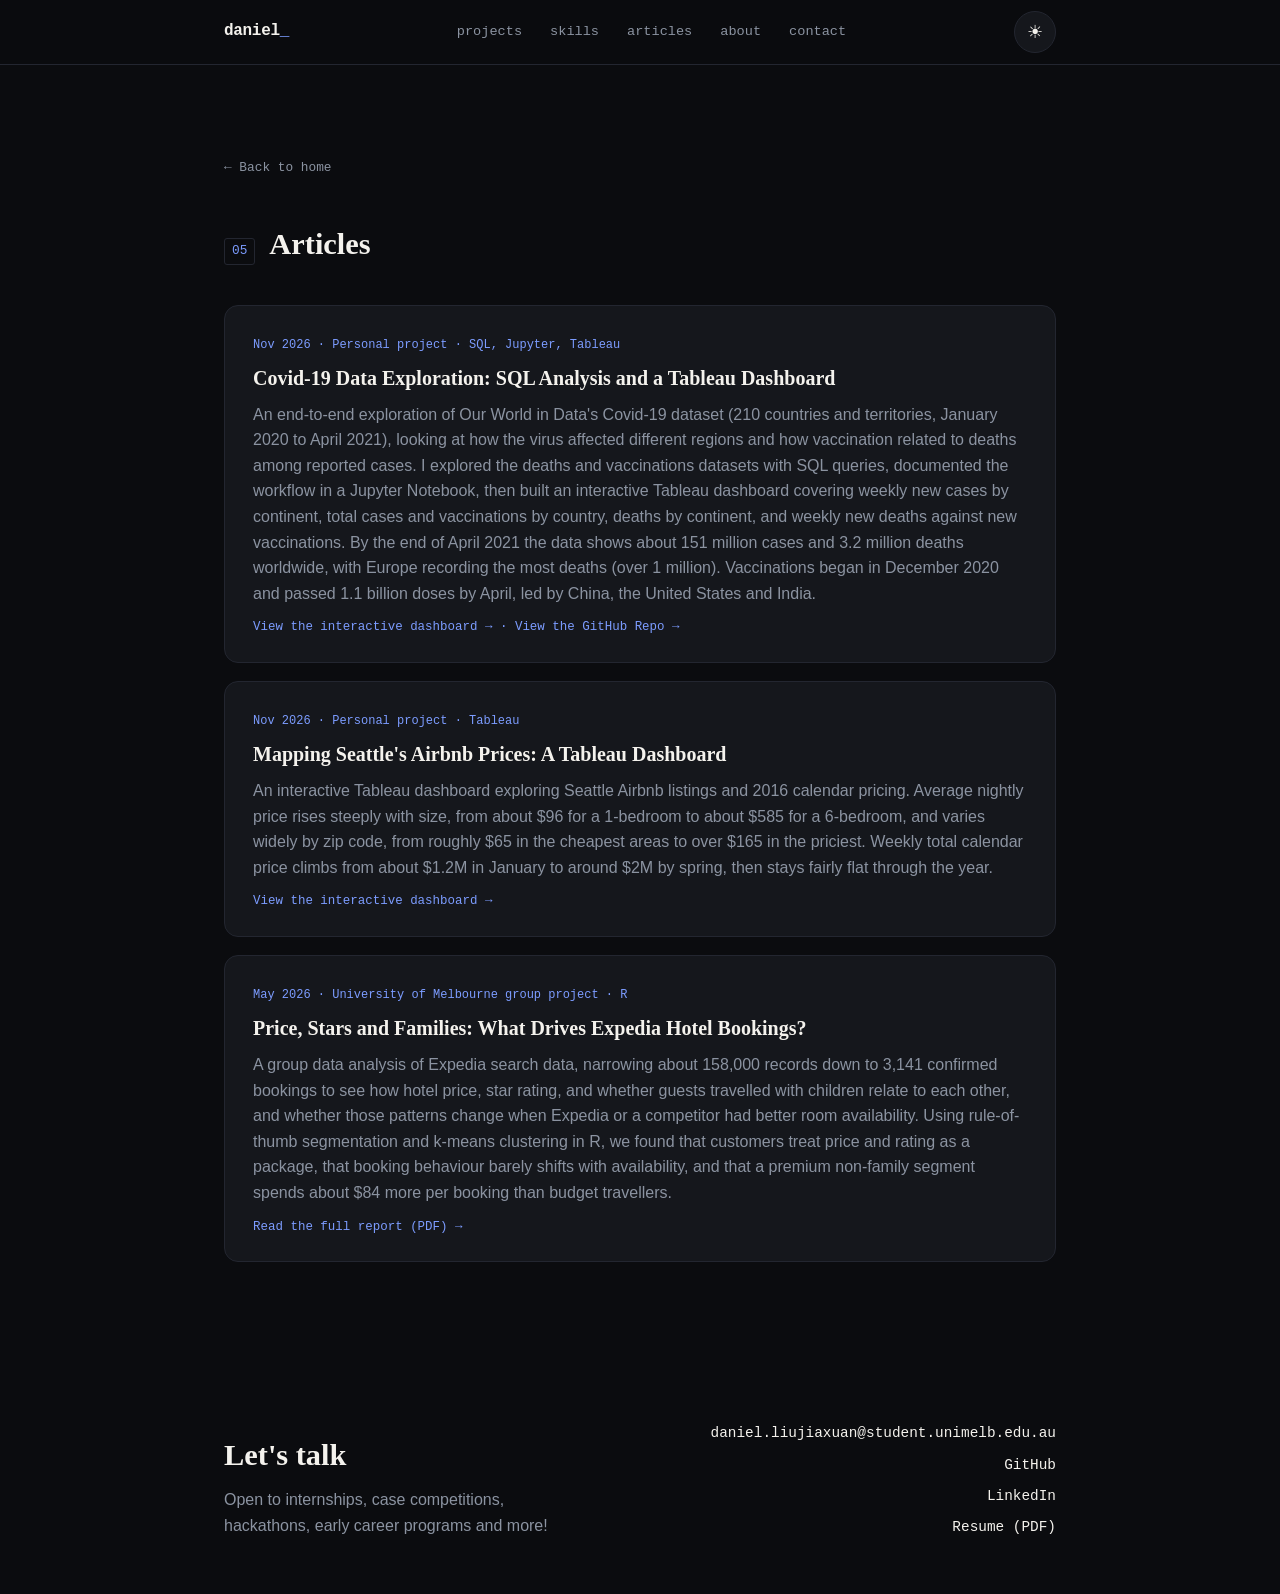
<file: articles.html>
<!DOCTYPE html>
<html lang="en" data-theme="dark">
<head>
<meta charset="UTF-8">
<meta name="viewport" content="width=device-width, initial-scale=1.0">
<title>Articles — Daniel</title>
<link rel="stylesheet" href="style.css">
</head>
<body>

  <header class="site-header">
    <div class="wrap header-inner">
      <a href="index.html" class="logo" style="text-decoration:none;">daniel<span class="cursor">_</span></a>
      <nav>
        <a href="index.html#projects">projects</a>
        <a href="index.html#skills">skills</a>
        <a href="articles.html">articles</a>
        <a href="index.html#about">about</a>
        <a href="index.html#contact">contact</a>
      </nav>
      <div class="header-controls">
        <button class="theme-toggle" id="themeToggle" aria-label="Toggle theme" title="Toggle dark/light mode">
          <span class="theme-icon"></span>
        </button>
      </div>
    </div>
  </header>

  <section class="articles" style="min-height:calc(100vh - 64px);">
    <div class="wrap">
      <a href="index.html" class="back-link">← Back to home</a>
      <div class="section-head">
        <span class="tag">05</span>
        <h2>Articles</h2>
      </div>
      <div class="article-list">
        <div class="article-item">
          <span class="article-meta">Nov 2026 · Personal project · SQL, Jupyter, Tableau</span>
          <h3>Covid-19 Data Exploration: SQL Analysis and a Tableau Dashboard</h3>
          <p>An end-to-end exploration of Our World in Data's Covid-19 dataset (210 countries and territories, January 2020 to April 2021), looking at how the virus affected different regions and how vaccination related to deaths among reported cases. I explored the deaths and vaccinations datasets with SQL queries, documented the workflow in a Jupyter Notebook, then built an interactive Tableau dashboard covering weekly new cases by continent, total cases and vaccinations by country, deaths by continent, and weekly new deaths against new vaccinations. By the end of April 2021 the data shows about 151 million cases and 3.2 million deaths worldwide, with Europe recording the most deaths (over 1 million). Vaccinations began in December 2020 and passed 1.1 billion doses by April, led by China, the United States and India.</p>
          <p class="article-credit"><a href="https://public.tableau.com/shared/MSW32BPZZ" target="_blank" rel="noopener">View the interactive dashboard →</a> · <a href="https://github.com/dani3ll1u3745-sudo/Covid19_Proj" target="_blank" rel="noopener">View the GitHub Repo →</a></p>
        </div>
        
        <a class="article-item" href="https://public.tableau.com/views/AirBNBFullProj_17956023558270/Dashboard1" target="_blank" rel="noopener">
          <span class="article-meta">Nov 2026 · Personal project · Tableau</span>
          <h3>Mapping Seattle's Airbnb Prices: A Tableau Dashboard</h3>
          <p>An interactive Tableau dashboard exploring Seattle Airbnb listings and 2016 calendar pricing. Average nightly price rises steeply with size, from about $96 for a 1-bedroom to about $585 for a 6-bedroom, and varies widely by zip code, from roughly $65 in the cheapest areas to over $165 in the priciest. Weekly total calendar price climbs from about $1.2M in January to around $2M by spring, then stays fairly flat through the year.</p>
          <p class="article-credit">View the interactive dashboard →</p>
        </a>
        
        <a class="article-item" href="assets/articles/expedia-booking-analysis.pdf" target="_blank" rel="noopener">
          <span class="article-meta">May 2026 · University of Melbourne group project · R</span>
          <h3>Price, Stars and Families: What Drives Expedia Hotel Bookings?</h3>
          <p>A group data analysis of Expedia search data, narrowing about 158,000 records down to 3,141 confirmed bookings to see how hotel price, star rating, and whether guests travelled with children relate to each other, and whether those patterns change when Expedia or a competitor had better room availability. Using rule-of-thumb segmentation and k-means clustering in R, we found that customers treat price and rating as a package, that booking behaviour barely shifts with availability, and that a premium non-family segment spends about $84 more per booking than budget travellers.</p>
          <p class="article-credit">Read the full report (PDF) →</p>
        </a>
        <!-- Copy this block for each article:
        <a class="article-item" href="https://example.com/article" target="_blank" rel="noopener">
          <span class="article-meta">Sep 2026 · Medium</span>
          <h3>Article title</h3>
          <p>One or two sentences on what the article is about.</p>
        </a>
        -->
      </div>
    </div>
  </section>

  <footer id="contact" class="site-footer">
    <div class="wrap footer-inner">
      <div><h2>Let's talk</h2><p>Open to internships, case competitions, hackathons, early career programs and more!</p></div>
      <div class="footer-links">
        <a href="mailto:daniel.liujiaxuan@student.unimelb.edu.au">daniel.liujiaxuan@student.unimelb.edu.au</a>
        <a href="https://github.com/dani3ll1u3745-sudo" target="_blank" rel="noopener">GitHub</a>
        <a href="https://www.linkedin.com/in/dliujiaxuan" target="_blank" rel="noopener">LinkedIn</a>
        <a href="resume.pdf" download>Resume (PDF)</a>
      </div>
    </div>
  </footer>

<script src="script.js"></script>
</body>
</html>
</file>
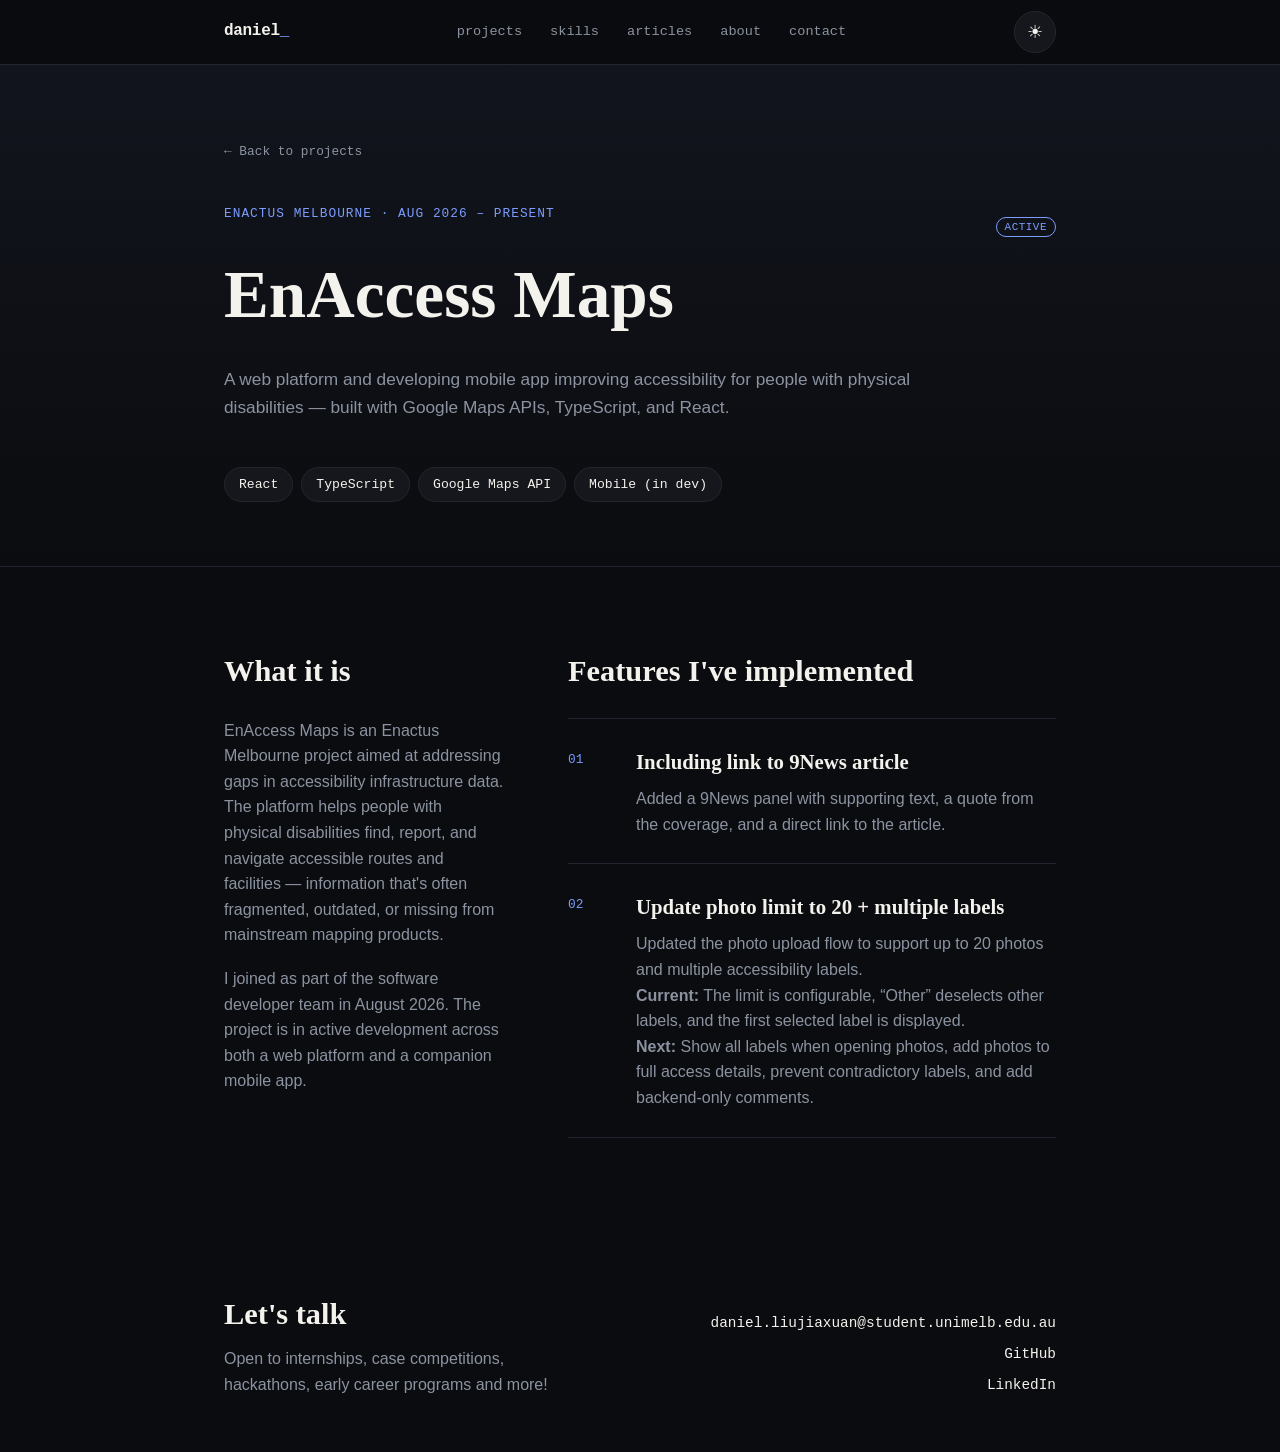
<file: enaccess.html>
<!DOCTYPE html>
<html lang="en">
<head>
  <meta charset="UTF-8">
  <meta name="viewport" content="width=device-width, initial-scale=1.0">
  <meta http-equiv="refresh" content="0; url=enactus.html">
  <link rel="canonical" href="enactus.html">
  <title>EnAccess Maps — Daniel</title>
</head>
<body>
  <p>Redirecting to <a href="enactus.html">EnAccess Maps</a>…</p>
</body>
</html>
</file>
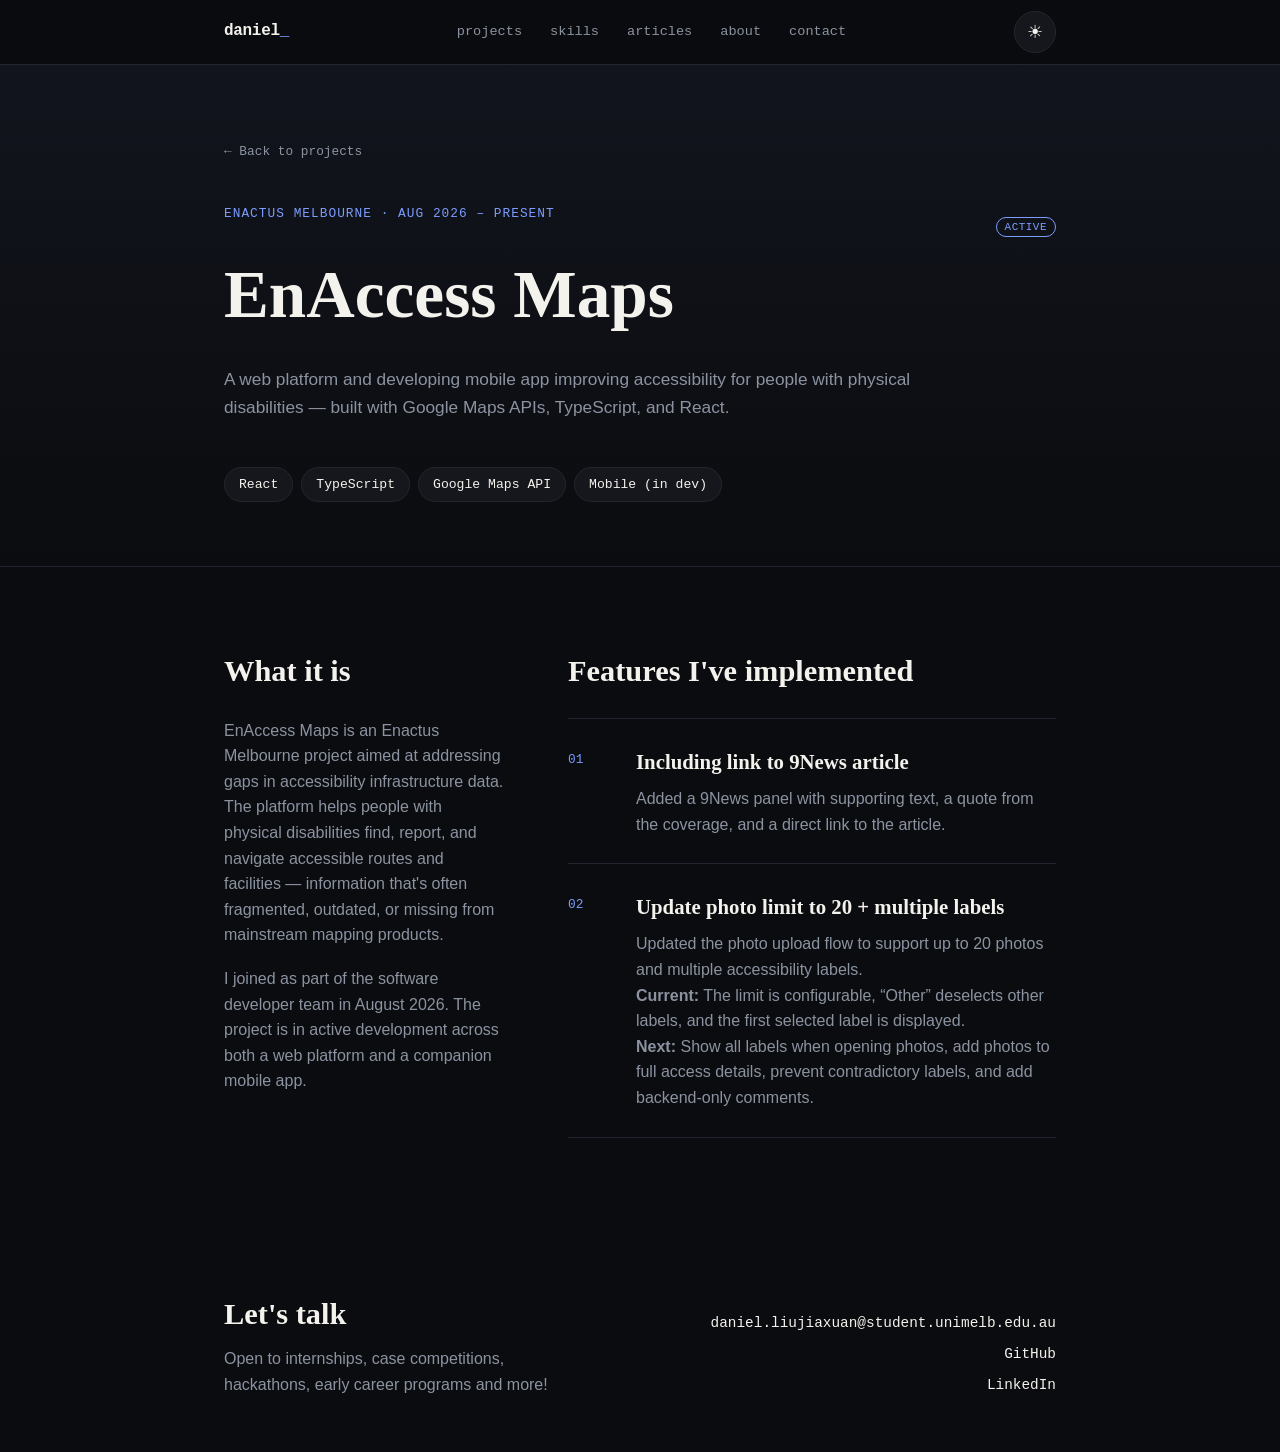
<file: enactus.html>
<!DOCTYPE html>
<html lang="en" data-theme="dark">
<head>
<meta charset="UTF-8">
<meta name="viewport" content="width=device-width, initial-scale=1.0">
<title>EnAccess Maps — Daniel</title>
<link rel="stylesheet" href="style.css">
</head>
<body>

  <header class="site-header">
    <div class="wrap header-inner">
      <a href="index.html" class="logo" style="text-decoration:none;">daniel<span class="cursor">_</span></a>
      <nav>
        <a href="index.html#projects">projects</a>
        <a href="index.html#skills">skills</a>
        <a href="articles.html">articles</a>
        <a href="index.html#about">about</a>
        <a href="index.html#contact">contact</a>
      </nav>
      <div class="header-controls">
        <button class="theme-toggle" id="themeToggle" aria-label="Toggle theme" title="Toggle dark/light mode">
          <span class="theme-icon"></span>
        </button>
      </div>
    </div>
  </header>

  <section class="enaccess-hero">
    <div class="wrap">
      <a href="index.html#projects" class="back-link">← Back to projects</a>
      <div class="enaccess-header">
        <div>
          <p class="eyebrow">Enactus Melbourne · Aug 2026 – Present</p>
          <h1>EnAccess Maps</h1>
          <p class="enaccess-tagline">
            A web platform and developing mobile app improving accessibility for people with physical disabilities —
            built with Google Maps APIs, TypeScript, and React.
          </p>
        </div>
        <div class="enaccess-badges">
          <span class="badge-active">Active</span>
        </div>
      </div>
      <div class="enaccess-stack">
        <span class="pill">React</span>
        <span class="pill">TypeScript</span>
        <span class="pill">Google Maps API</span>
        <span class="pill">Mobile (in dev)</span>
      </div>
    </div>
  </section>

  <section class="enaccess-body">
    <div class="wrap enaccess-grid">

      <div class="enaccess-overview">
        <h2>What it is</h2>
        <p>
          EnAccess Maps is an Enactus Melbourne project aimed at addressing gaps in accessibility
          infrastructure data. The platform helps people with physical disabilities find, report,
          and navigate accessible routes and facilities — information that's often fragmented,
          outdated, or missing from mainstream mapping products.
        </p>
        <p>
          I joined as part of the software developer team in August 2026. The project is in active
          development across both a web platform and a companion mobile app.
        </p>
      </div>

      <div class="enaccess-features">
        <h2>Features I've implemented</h2>

        <div class="feature-list">

          <div class="feature-item">
            <div class="feature-number">01</div>
            <div class="feature-content">
              <h3>Including link to 9News article</h3>
              <p>Added a 9News panel with supporting text, a quote from the coverage, and a direct link to the article.</p>
            </div>
          </div>

          <div class="feature-item">
            <div class="feature-number">02</div>
            <div class="feature-content">
              <h3>Update photo limit to 20 + multiple labels</h3>
              <p>Updated the photo upload flow to support up to 20 photos and multiple accessibility labels.</p>
              <p><strong>Current:</strong> The limit is configurable, “Other” deselects other labels, and the first selected label is displayed.</p>
              <p><strong>Next:</strong> Show all labels when opening photos, add photos to full access details, prevent contradictory labels, and add backend-only comments.</p>
            </div>
          </div>

        </div>
      </div>

    </div>
  </section>

  <footer id="contact" class="site-footer">
    <div class="wrap footer-inner">
      <div>
        <h2>Let's talk</h2>
        <p>Open to internships, case competitions, hackathons, early career programs and more!</p>
      </div>
      <div class="footer-links">
        <a href="mailto:daniel.liujiaxuan@student.unimelb.edu.au">daniel.liujiaxuan@student.unimelb.edu.au</a>
        <a href="https://github.com/dani3ll1u3745-sudo" target="_blank" rel="noopener">GitHub</a>
        <a href="https://www.linkedin.com/in/dliujiaxuan" target="_blank" rel="noopener">LinkedIn</a>
      </div>
    </div>
  </footer>

<script src="script.js"></script>
</body>
</html>
</file>
<file: style.css>
/* ===== Tokens ===== */
:root{
  --paper: #0B0C0F;
  --ink: #F4F2ED;
  --signal: #7C9CFF;
  --signal-dim: rgba(124,156,255,0.35);
  --sage: #8B93A1;
  --hairline: #232630;
  --paper-raised: #15171C;
  --font-display: Georgia, "Iowan Old Style", "Times New Roman", serif;
  --font-mono: "SF Mono", "Cascadia Code", "JetBrains Mono", Consolas, monospace;
  --font-body: -apple-system, "Segoe UI", Helvetica, Arial, sans-serif;
}
*{box-sizing:border-box}
html{scroll-behavior:smooth}
body{margin:0;background:var(--paper);color:var(--ink);font-family:var(--font-body);line-height:1.6;-webkit-font-smoothing:antialiased;overflow-x:hidden}
.wrap{max-width:880px;margin:0 auto;padding:0 24px}
a{color:inherit;text-decoration:none}
a:focus-visible,button:focus-visible{outline:2px solid var(--signal);outline-offset:3px}
code{font-family:var(--font-mono);font-size:.85em;background:var(--paper-raised);padding:.15em .4em;border-radius:3px}
.site-header{position:sticky;top:0;background:rgba(11,12,15,.85);backdrop-filter:blur(8px);border-bottom:1px solid var(--hairline);z-index:10}
.header-inner{display:flex;justify-content:space-between;align-items:center;min-height:64px;gap:20px}
.logo{font-family:var(--font-mono);font-weight:600;letter-spacing:-.02em}.logo .cursor{color:var(--signal)}
nav{display:flex;gap:28px;flex-wrap:wrap}nav a{font-family:var(--font-mono);font-size:.85rem;color:var(--sage);transition:color .15s ease}nav a:hover{color:var(--ink)}
.header-controls{display:flex;align-items:center}
/* Theme control: show the sun icon only. */
.theme-toggle{border:1px solid var(--hairline);background:var(--paper-raised);color:var(--ink);width:42px;height:42px;border-radius:999px;cursor:pointer;display:grid;place-items:center;font:inherit}.theme-toggle:hover{border-color:var(--signal);transform:translateY(-1px)}
.theme-toggle .theme-icon{font-size:18px !important;line-height:1 !important;color:var(--ink)}
.theme-toggle .theme-icon::before,.theme-toggle .theme-icon::after{content:none !important;display:none !important}
.hero{position:relative;padding:110px 0 96px;border-bottom:1px solid var(--hairline);overflow:hidden}.hero-glow{position:absolute;top:-180px;left:50%;width:720px;height:720px;transform:translateX(-50%);background:radial-gradient(circle,var(--signal-dim) 0%,transparent 70%);filter:blur(40px);pointer-events:none;z-index:0;animation:drift 14s ease-in-out infinite}@keyframes drift{0%,100%{transform:translateX(-50%) translateY(0) scale(1)}50%{transform:translateX(-46%) translateY(30px) scale(1.08)}}.hero .wrap{position:relative;z-index:1}
.eyebrow{font-family:var(--font-mono);font-size:.8rem;color:var(--signal);text-transform:uppercase;letter-spacing:.08em;margin:0 0 16px}.hero h1{font-family:var(--font-display);font-size:clamp(2.8rem,6.5vw,4.4rem);margin:0 0 22px;letter-spacing:-.01em}.hero-sub{max-width:540px;color:var(--sage);font-size:1.08rem}.hero-tagline{font-family:var(--font-display);font-style:italic;font-size:1.3rem;color:var(--ink);margin:0 0 24px;opacity:.92}.hero-links{display:flex;gap:14px;margin-top:32px;flex-wrap:wrap}.btn{font-family:var(--font-mono);font-size:.9rem;padding:11px 22px;border-radius:999px;border:1px solid var(--hairline);transition:transform .18s ease,border-color .18s ease,box-shadow .18s ease}.btn:hover{transform:translateY(-2px)}.btn-primary{background:var(--signal);color:#0B0C0F;border-color:var(--signal)}.btn-primary:hover{box-shadow:0 0 24px var(--signal-dim)}.btn-ghost{background:transparent;color:var(--ink)}.btn-ghost:hover{border-color:var(--signal)}
.hero-widgets{display:flex;gap:10px;flex-wrap:wrap;margin-top:28px}.widget{display:inline-flex;align-items:center;gap:8px;padding:8px 12px;border:1px solid var(--hairline);border-radius:999px;background:var(--paper-raised);color:var(--sage);font-family:var(--font-mono);font-size:.75rem}.widget-icon{color:var(--signal)}
.section-head,.about-label{display:flex;align-items:baseline;gap:14px;margin-bottom:36px}.tag{font-family:var(--font-mono);font-size:.8rem;color:var(--signal);border:1px solid var(--hairline);border-radius:3px;padding:2px 7px}h2{font-family:var(--font-display);font-size:1.9rem;margin:0}
.about{padding:80px 0;border-bottom:1px solid var(--hairline)}.about-grid{display:grid;grid-template-columns:200px 1fr;gap:40px}.about-body p{margin:0 0 18px;color:var(--sage)}.about-body p:last-child{margin-bottom:0}.about-content{display:grid;grid-template-columns:1fr 180px;gap:28px;align-items:start}.about-photo img{display:block;width:100%;aspect-ratio:1;object-fit:cover;border-radius:12px;border:1px solid var(--hairline)}
.projects{padding:88px 0;border-bottom:1px solid var(--hairline)}.project{display:grid;grid-template-columns:1fr 220px;gap:32px;padding:36px;margin-bottom:28px;border:1px solid var(--hairline);border-radius:16px;background:var(--paper-raised);transition:border-color .25s ease,transform .25s ease}.project:hover{border-color:var(--signal-dim)}.project.reveal{opacity:0;transform:translateY(24px);transition:opacity .6s ease,transform .6s ease}.project.reveal.in-view{opacity:1;transform:translateY(0)}.project h3{font-family:var(--font-display);font-size:1.5rem;margin:0 0 10px}.project-title-row{display:flex;align-items:center;gap:12px;flex-wrap:wrap}.project-badge,.badge-active{font-family:var(--font-mono);font-size:.68rem;text-transform:uppercase;letter-spacing:.05em;border:1px solid var(--signal);color:var(--signal);border-radius:999px;padding:3px 8px}.project-org{font-family:var(--font-mono);font-size:.78rem;color:var(--signal);margin:0 0 12px}.project-desc{color:var(--sage);margin:0 0 16px}.project-points{margin:0 0 18px;padding-left:18px;color:#C7CAD3}.project-points li{margin-bottom:6px}.project-links{display:flex;gap:18px;flex-wrap:wrap}.project-links a{font-family:var(--font-mono);font-size:.85rem;color:var(--signal);border-bottom:1px solid transparent}.project-links a:hover{border-bottom-color:var(--signal)}.project-stats{background:rgba(124,156,255,.06);border:1px solid var(--hairline);border-radius:12px;padding:18px;display:flex;flex-direction:column;gap:16px;align-self:start}.stat{display:flex;flex-direction:column}.stat-value{font-family:var(--font-mono);font-size:1.5rem;font-weight:600;color:var(--ink)}.stat-label{font-family:var(--font-mono);font-size:.72rem;color:var(--sage);text-transform:uppercase;letter-spacing:.04em}.project-placeholder{opacity:.45}
.skills{padding:80px 0;border-bottom:1px solid var(--hairline)}.skills-grid{display:grid;grid-template-columns:repeat(3,1fr);gap:32px}.skill-group h4{font-family:var(--font-mono);font-size:.8rem;color:var(--sage);text-transform:uppercase;letter-spacing:.05em;margin:0 0 14px}.pills{display:flex;flex-wrap:wrap;gap:8px}.pill{font-family:var(--font-mono);font-size:.82rem;border:1px solid var(--hairline);border-radius:999px;padding:6px 14px;background:var(--paper-raised);color:var(--ink);transition:border-color .2s ease,color .2s ease}.pill:hover{border-color:var(--signal);color:var(--signal)}
.photos{padding:80px 0;border-bottom:1px solid var(--hairline)}.gallery{display:grid;grid-template-columns:repeat(2,1fr);gap:18px}.gallery-item{position:relative;overflow:hidden;border:1px solid var(--hairline);border-radius:14px;background:var(--paper-raised);cursor:pointer;aspect-ratio:16/10}.gallery-item img{width:100%;height:100%;display:block;object-fit:cover;transition:transform .3s ease}.gallery-item:hover img{transform:scale(1.03)}.gallery-overlay{display:none}.gallery-item.image-missing{opacity:.65}.gallery-item.image-missing img{background:var(--paper-raised)}
.lightbox{position:fixed;inset:0;z-index:9999;display:none;align-items:center;justify-content:center;padding:5vh 5vw;background:rgba(0,0,0,.88);backdrop-filter:blur(8px)}.lightbox.open{display:flex}.lightbox-img{max-width:min(90vw,1200px);max-height:85vh;object-fit:contain;border-radius:8px;box-shadow:0 20px 70px rgba(0,0,0,.45)}.lightbox-close,.lightbox-prev,.lightbox-next{position:absolute;border:0;color:#fff;background:rgba(255,255,255,.12);width:44px;height:44px;border-radius:50%;cursor:pointer;font:inherit;font-size:28px}.lightbox-close{top:20px;right:24px}.lightbox-prev{left:24px;top:50%;transform:translateY(-50%)}.lightbox-next{right:24px;top:50%;transform:translateY(-50%)}.lightbox-close:hover,.lightbox-prev:hover,.lightbox-next:hover{background:rgba(255,255,255,.22)}body.lightbox-open{overflow:hidden}
.enaccess-hero{padding:72px 0 64px;border-bottom:1px solid var(--hairline);background:linear-gradient(180deg,rgba(124,156,255,.06),transparent)}.back-link{font-family:var(--font-mono);font-size:.8rem;color:var(--sage);display:inline-block;margin-bottom:42px}.back-link:hover{color:var(--signal)}.enaccess-header{display:flex;justify-content:space-between;gap:30px;align-items:flex-start}.enaccess-hero h1{font-family:var(--font-display);font-size:clamp(2.7rem,6vw,4.2rem);margin:0 0 18px}.enaccess-tagline{max-width:700px;color:var(--sage);font-size:1.08rem}.enaccess-badges{padding-top:8px}.enaccess-stack{display:flex;gap:8px;flex-wrap:wrap;margin-top:28px}.enaccess-body{padding:80px 0}.enaccess-grid{display:grid;grid-template-columns:280px 1fr;gap:64px}.enaccess-overview h2,.enaccess-features h2{margin-bottom:22px}.enaccess-overview p{color:var(--sage);margin:0 0 18px}.enaccess-links{margin-top:28px}.feature-list{border-top:1px solid var(--hairline)}.feature-item{display:grid;grid-template-columns:48px 1fr;gap:20px;padding:26px 0;border-bottom:1px solid var(--hairline)}.feature-number{font-family:var(--font-mono);color:var(--signal);font-size:.8rem;padding-top:5px}.feature-content h3{font-family:var(--font-display);font-size:1.3rem;margin:0 0 8px}.feature-content p{color:var(--sage);margin:0}
.news-panel{margin-top:30px;padding:24px;border:1px solid var(--hairline);border-radius:14px;background:var(--paper-raised)}.news-panel h3{font-family:var(--font-display);font-size:1.25rem;margin:0 0 12px}.news-panel p{margin-bottom:14px}.news-panel blockquote{margin:14px 0 20px;padding-left:16px;border-left:2px solid var(--signal);font-style:italic;color:var(--ink)}
.site-footer{padding:72px 0 56px}.footer-inner{display:flex;justify-content:space-between;align-items:flex-end;flex-wrap:wrap;gap:24px}.footer-inner h2{margin-bottom:8px}.footer-inner p{color:var(--sage);margin:0;max-width:360px}.footer-links{display:flex;flex-direction:column;gap:8px;font-family:var(--font-mono);font-size:.9rem;text-align:right}.footer-links a:hover{color:var(--signal)}
@media(max-width:720px){.header-inner{flex-wrap:wrap;padding-top:10px;padding-bottom:10px}.site-header{position:relative}nav{gap:12px}.about-grid{grid-template-columns:1fr}.about-content{grid-template-columns:1fr}.about-photo{max-width:180px}.project{grid-template-columns:1fr}.project-stats{flex-direction:row;flex-wrap:wrap}.skills-grid{grid-template-columns:1fr}.gallery{grid-template-columns:1fr}.footer-inner{flex-direction:column;align-items:flex-start}.footer-links{text-align:left}.enaccess-header{flex-direction:column}.enaccess-grid{grid-template-columns:1fr;gap:42px}.lightbox-prev{left:10px}.lightbox-next{right:10px}}
@media(prefers-reduced-motion:reduce){.hero-glow{animation:none}.project.reveal{opacity:1;transform:none;transition:none}html{scroll-behavior:auto}}
[data-theme="light"] .site-header{background:rgba(245,244,239,.9)}
[data-theme="light"] .project-points{color:#4d515b}
[data-theme="light"] .btn-primary{color:#fff}
[data-theme="light"] .theme-toggle .theme-icon{color:#111}
.articles{padding:88px 0}.article-list{display:flex;flex-direction:column;gap:18px}.article-item{display:block;padding:24px 28px;border:1px solid var(--hairline);border-radius:14px;background:var(--paper-raised);transition:border-color .2s ease,transform .2s ease}.article-item:hover{border-color:var(--signal-dim);transform:translateY(-2px)}.article-meta{font-family:var(--font-mono);font-size:.75rem;color:var(--signal)}.article-item h3{margin:6px 0 8px;font-family:var(--font-display);font-size:1.25rem}.article-item p{margin:0;color:var(--sage)}
.article-item p.article-credit{margin-top:12px;font-family:var(--font-mono);font-size:.78rem;color:var(--signal)}
.widget[hidden]{display:none}
.project-title-row{display:block;margin-bottom:10px}.project-title-row h3{display:inline;margin:0}.project-title-row .project-badge{display:inline-block;vertical-align:middle;position:relative;top:-3px;margin-left:12px;white-space:nowrap}
</file>
